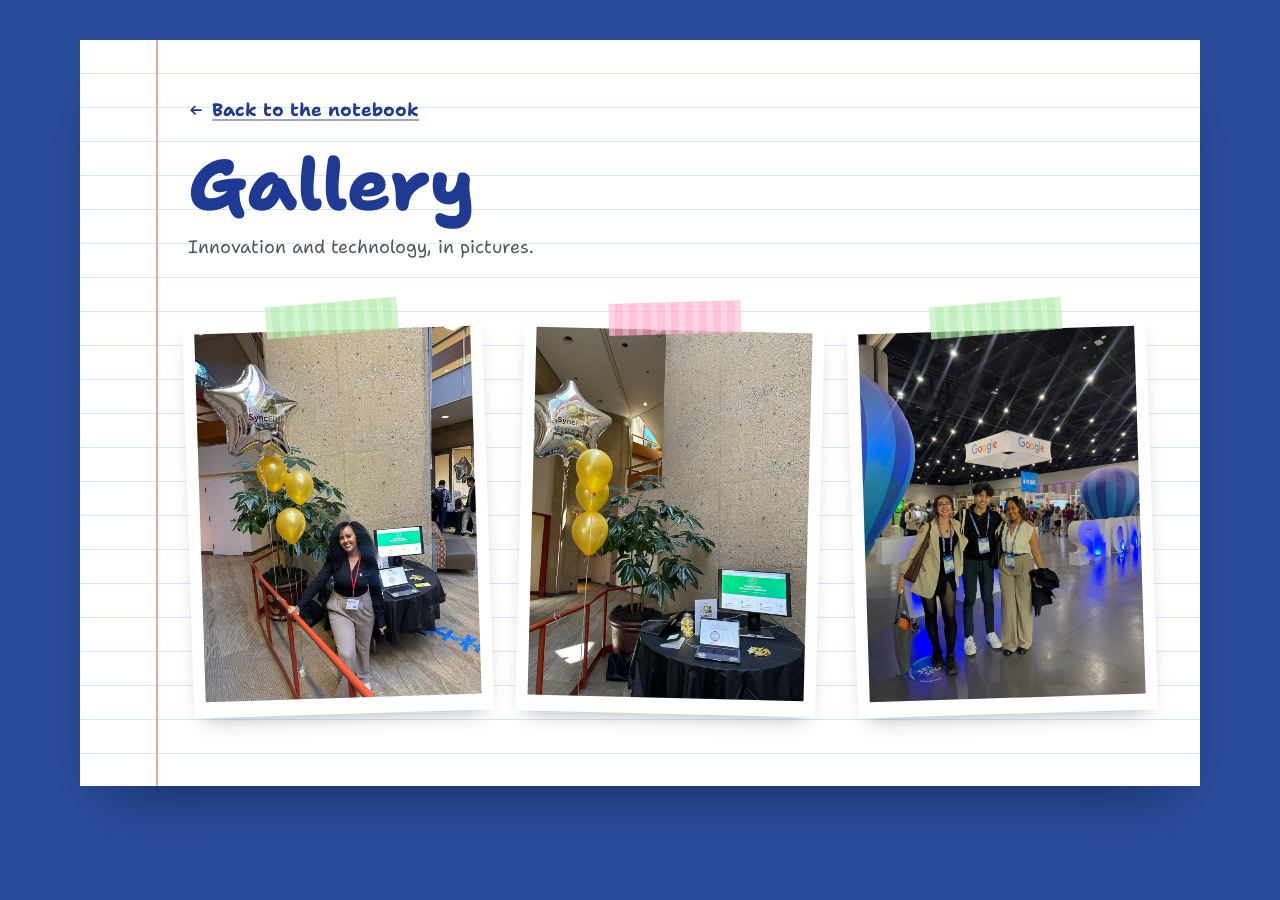
<file: gallery.html>
<!DOCTYPE html>
<html lang="en">
<head>
    <meta charset="UTF-8">
    <meta name="viewport" content="width=device-width, initial-scale=1.0">
    <title>Gallery — Meheret Abebe</title>
    <meta name="description" content="Photos from Meheret Abebe's work in innovation and technology.">
    <meta name="theme-color" content="#2b4c9b">
    <link rel="preconnect" href="https://fonts.googleapis.com">
    <link rel="preconnect" href="https://fonts.gstatic.com" crossorigin>
    <link href="https://fonts.googleapis.com/css2?family=Shantell+Sans:ital,wght@0,300..800;1,300..800&display=swap" rel="stylesheet">
    <link rel="stylesheet" href="styles.css">
</head>
<body>
    <svg class="sprite" aria-hidden="true" focusable="false">
        <symbol id="i-arrow" viewBox="0 0 16 16"><path d="M4.5 11.5 11 5M6 4.6c1.8.2 3.6.1 5.3-.1.2 1.8.3 3.5.1 5.3" fill="none" stroke="currentColor" stroke-width="1.7" stroke-linecap="round" stroke-linejoin="round"/></symbol>
    </svg>

    <main class="page gallery-page">
        <header class="gallery-head">
            <a class="gallery-back" href="index.html#me"><svg class="icon" aria-hidden="true"><use href="#i-arrow"/></svg> Back to the notebook</a>
            <h1>Gallery</h1>
            <p>Innovation and technology, in pictures.</p>
        </header>
        <div class="gallery-grid">
            <figure class="photo tape tilt-l">
                <img src="img/gallery-1.jpg" width="1400" height="1050" alt="Meheret Abebe at a demo table with balloons and a monitor">
            </figure>
            <figure class="photo tape tilt-r">
                <img src="img/gallery-2.jpg" width="1400" height="1050" alt="Demo table with a monitor, laptop and balloons">
            </figure>
            <figure class="photo tape tilt-l">
                <img src="img/gallery-3.jpg" width="1400" height="1050" alt="Meheret Abebe with two others in a conference expo hall">
            </figure>
        </div>
    </main>
</body>
</html>
</file>
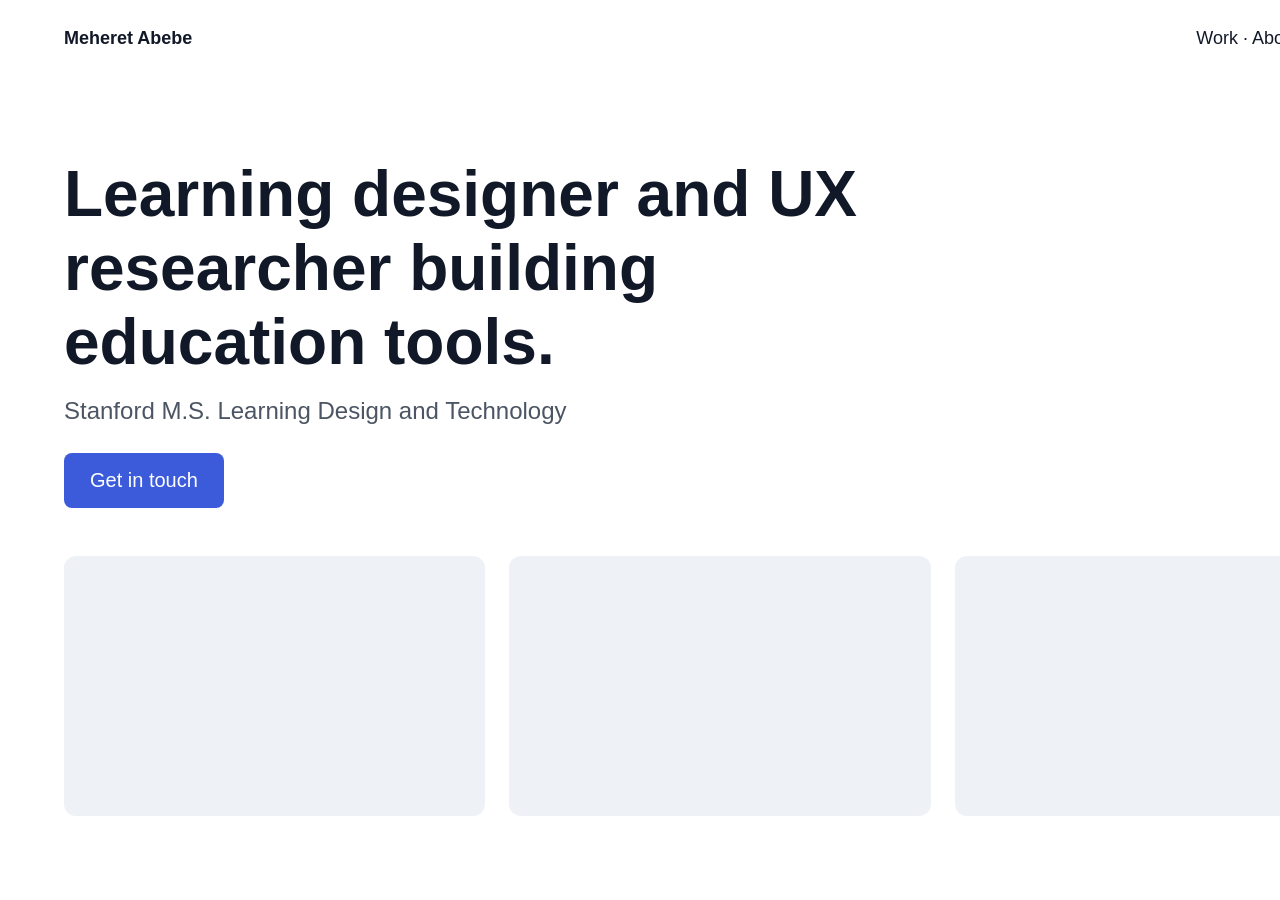
<file: .impeccable/mocks/decision/canon.html>
<!doctype html><html><head><meta charset="utf-8"><style>
body{margin:0;width:1440px;height:900px;background:#fff;font-family:Helvetica,Arial,sans-serif;color:#111827}
nav{display:flex;justify-content:space-between;padding:28px 64px;font-size:18px}
.hero{padding:80px 64px 48px}h1{font-size:64px;margin:0;max-width:900px}.sub{font-size:24px;color:#4b5563;margin-top:18px}
.btn{display:inline-block;margin-top:28px;background:#3b5bdb;color:#fff;padding:16px 26px;font-size:20px;border-radius:8px}
.grid{display:grid;grid-template-columns:1fr 1fr 1fr;gap:24px;padding:0 64px}.t{height:260px;background:#eef1f6;border-radius:12px}
</style></head><body><nav><b>Meheret Abebe</b><span>Work · About · Contact</span></nav>
<div class="hero"><h1>Learning designer and UX researcher building education tools.</h1><div class="sub">Stanford M.S. Learning Design and Technology</div><div class="btn">Get in touch</div></div>
<div class="grid"><div class="t"></div><div class="t"></div><div class="t"></div></div></body></html>
</file>
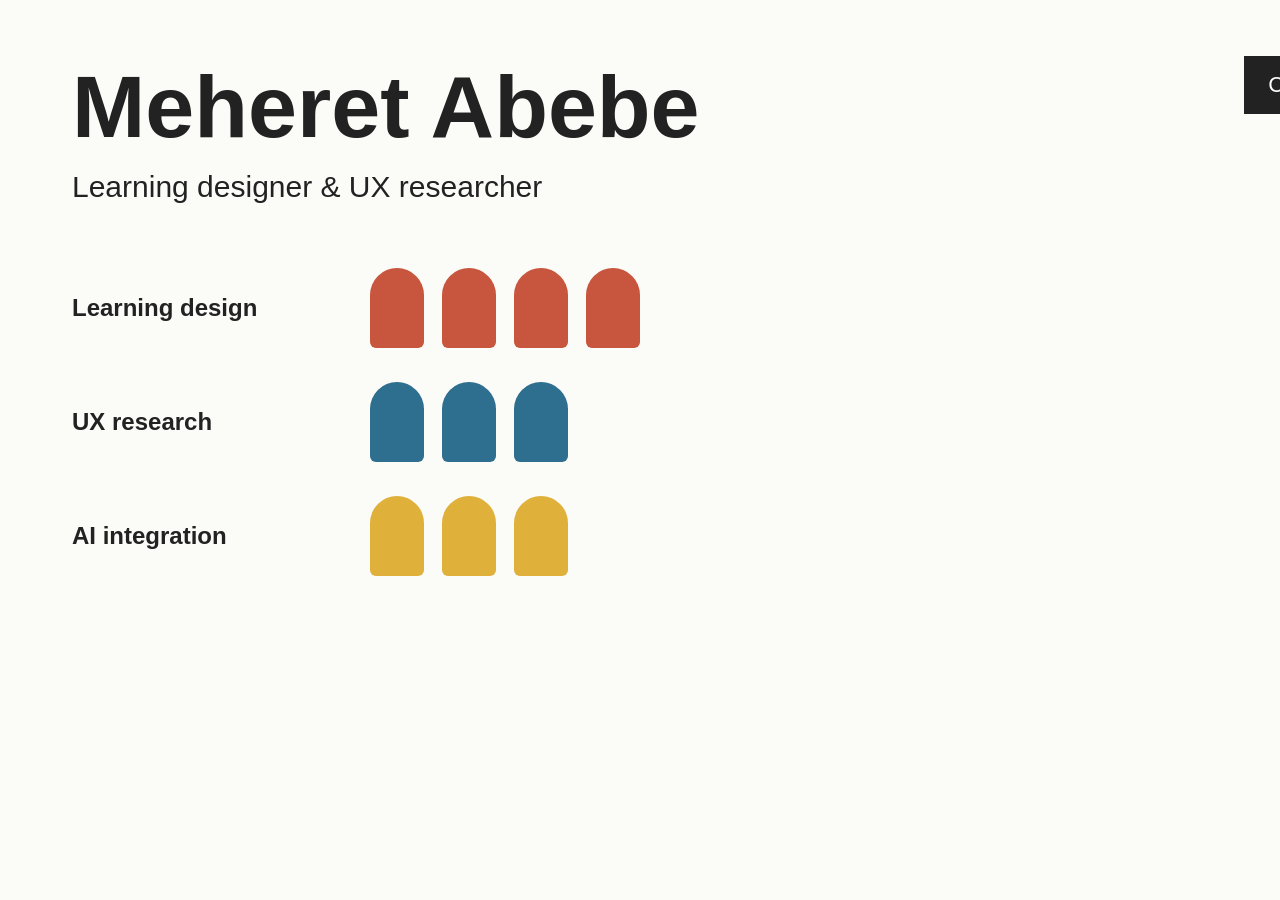
<file: .impeccable/mocks/decision/grounded-isotype.html>
<!doctype html><html><head><meta charset="utf-8"><style>
body{margin:0;width:1440px;height:900px;background:#fbfbf8;font-family:Helvetica,Arial,sans-serif;color:#222;overflow:hidden}
header{display:flex;justify-content:space-between;padding:56px 72px 0}h1{font-size:88px;margin:0}.r{font-size:30px;margin-top:12px}
.c{background:#222;color:#fbfbf8;padding:16px 24px;font-size:22px;align-self:flex-start}
.rows{padding:64px 72px}.row{display:flex;align-items:center;gap:18px;margin-bottom:34px}.lab{width:280px;font-size:24px;font-weight:700}
.f{width:54px;height:80px;border-radius:27px 27px 6px 6px}
</style></head><body><header><div><h1>Meheret Abebe</h1><div class="r">Learning designer &amp; UX researcher</div></div><div class="c">Contact</div></header>
<div class="rows"><div class="row"><div class="lab">Learning design</div><div class="f" style="background:#c8553d"></div><div class="f" style="background:#c8553d"></div><div class="f" style="background:#c8553d"></div><div class="f" style="background:#c8553d"></div></div>
<div class="row"><div class="lab">UX research</div><div class="f" style="background:#2e6e8e"></div><div class="f" style="background:#2e6e8e"></div><div class="f" style="background:#2e6e8e"></div></div>
<div class="row"><div class="lab">AI integration</div><div class="f" style="background:#e0b13a"></div><div class="f" style="background:#e0b13a"></div><div class="f" style="background:#e0b13a"></div></div></div></body></html>
</file>
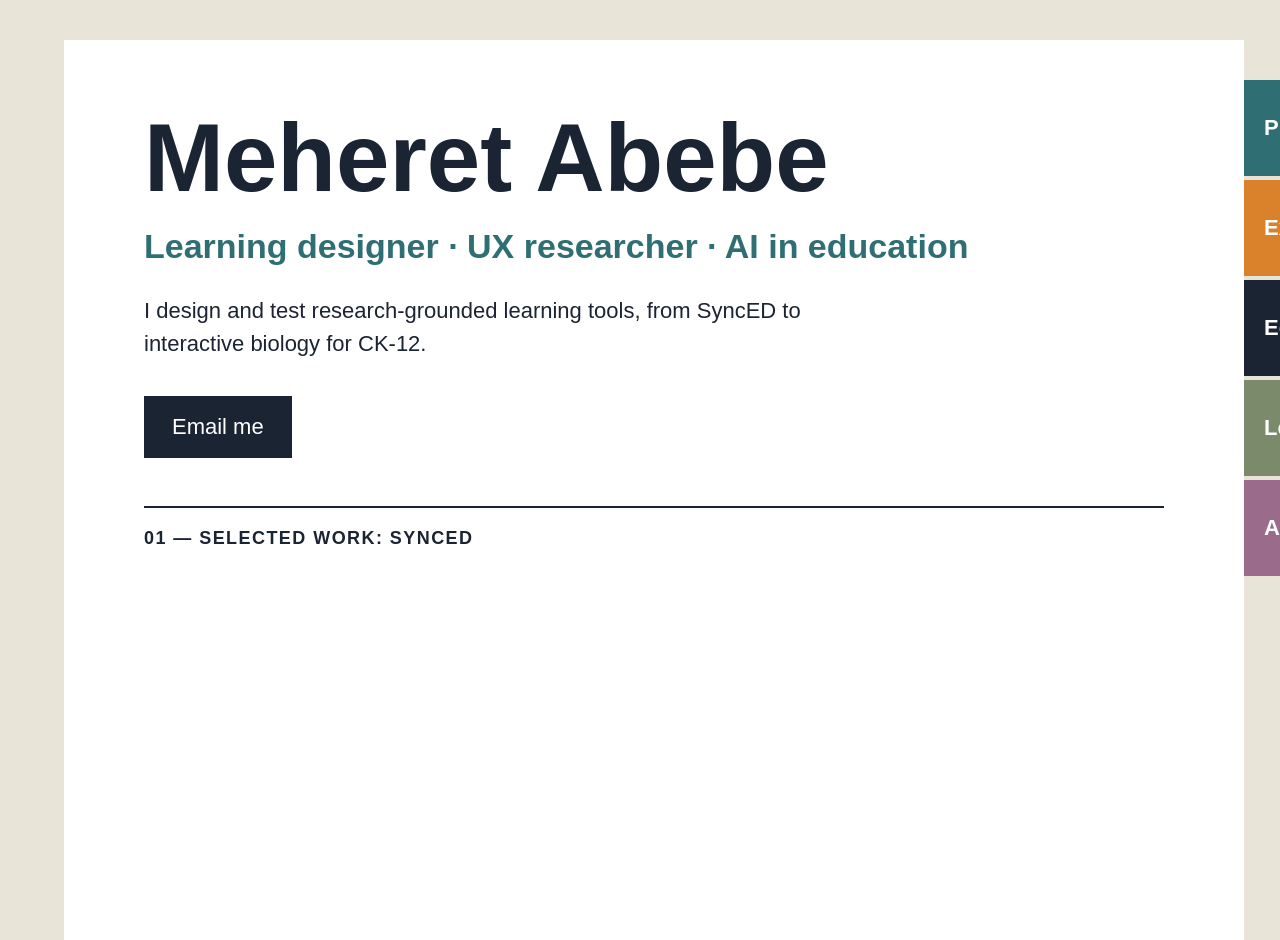
<file: .impeccable/mocks/decision/grounded-reader.html>
<!doctype html><html><head><meta charset="utf-8"><style>
body{margin:0;width:1440px;height:900px;background:#e9e4d8;font-family:Helvetica,Arial,sans-serif;color:#1b2433;overflow:hidden;position:relative}
.sheet{position:absolute;left:64px;top:40px;width:1180px;height:900px;background:#fff;padding:72px 80px;box-sizing:border-box}
h1{font-size:96px;margin:0;line-height:.95}.r{font-size:34px;margin-top:24px;color:#2f6f73;font-weight:600}
.lead{font-size:22px;line-height:1.5;max-width:720px;margin-top:28px}
.btn{display:inline-block;margin-top:36px;background:#1b2433;color:#fff;padding:18px 28px;font-size:22px}
.tab{position:absolute;left:1244px;width:150px;height:96px;font-size:22px;font-weight:700;display:flex;align-items:center;padding-left:20px;color:#fff}
hr{border:0;border-top:2px solid #1b2433;margin:48px 0 20px}.k{font-size:18px;font-weight:700;letter-spacing:.08em}
</style></head><body><div class="sheet"><h1>Meheret Abebe</h1><div class="r">Learning designer · UX researcher · AI in education</div><div class="lead">I design and test research-grounded learning tools, from SyncED to interactive biology for CK-12.</div><div class="btn">Email me</div><hr><div class="k">01 — SELECTED WORK: SYNCED</div></div>
<div class="tab" style="top:80px;background:#2f6f73">Projects</div><div class="tab" style="top:180px;background:#d9822b">Experience</div><div class="tab" style="top:280px;background:#1b2433">Education</div><div class="tab" style="top:380px;background:#7a8a6a">Leadership</div><div class="tab" style="top:480px;background:#9a6b8a">About</div>
</body></html>
</file>
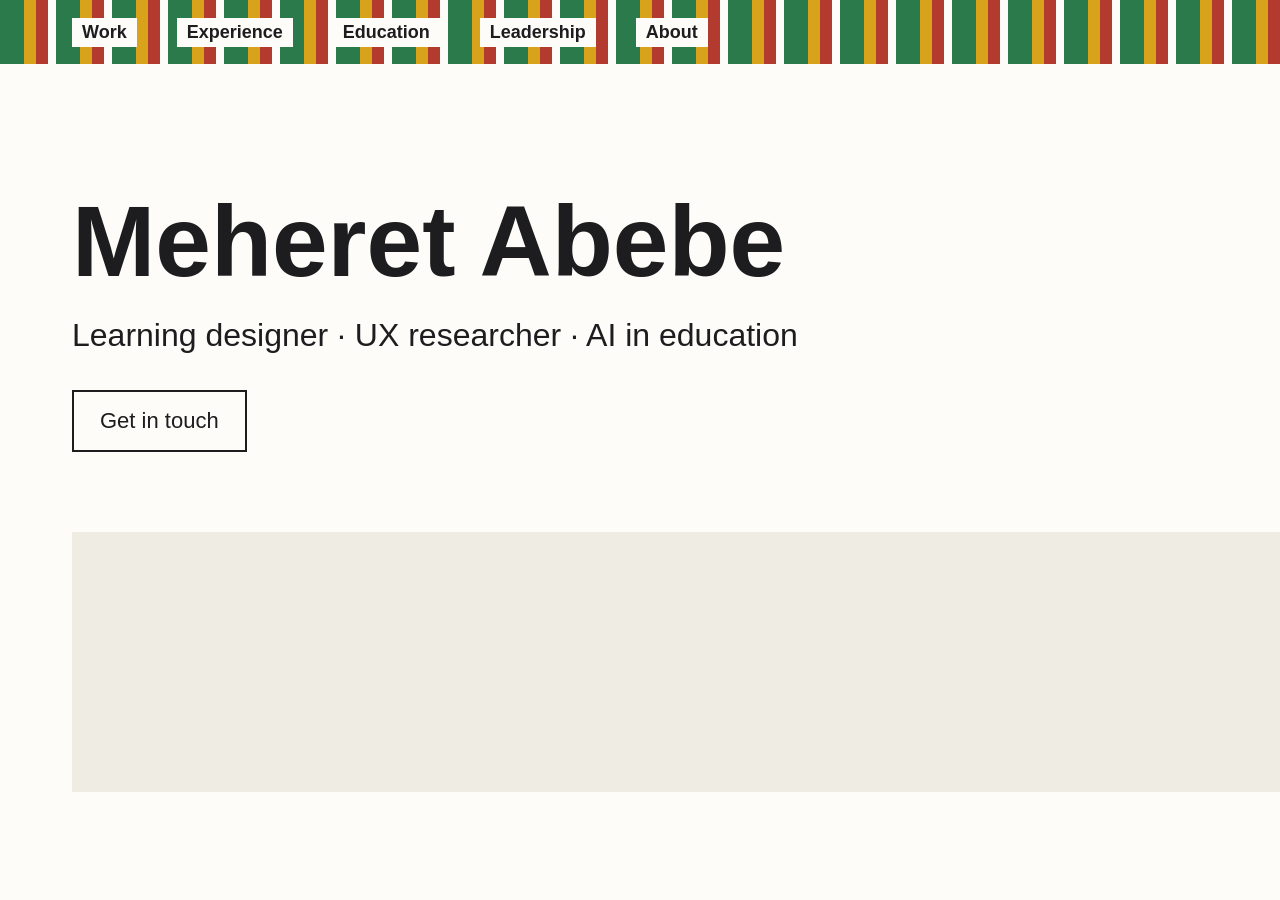
<file: .impeccable/mocks/decision/grounded-tibeb.html>
<!doctype html><html><head><meta charset="utf-8"><style>
body{margin:0;width:1440px;height:900px;background:#fdfcf9;font-family:Helvetica,Arial,sans-serif;color:#1d1d1f;overflow:hidden}
.band{height:64px;background:repeating-linear-gradient(90deg,#2a7a4b 0 24px,#d9a21b 24px 36px,#b23a2e 36px 48px,#fdfcf9 48px 56px);display:flex;gap:40px;align-items:center;padding-left:72px}
.band span{background:#fdfcf9;padding:4px 10px;font-size:18px;font-weight:700}
.h{padding:120px 72px 0}h1{font-size:100px;margin:0}.r{font-size:32px;margin-top:18px}.btn{display:inline-block;margin-top:36px;border:2px solid #1d1d1f;padding:16px 26px;font-size:22px}
.w{margin:80px 72px 0;height:260px;background:#efece4}
</style></head><body><div class="band"><span>Work</span><span>Experience</span><span>Education</span><span>Leadership</span><span>About</span></div>
<div class="h"><h1>Meheret Abebe</h1><div class="r">Learning designer · UX researcher · AI in education</div><div class="btn">Get in touch</div></div><div class="w"></div></body></html>
</file>
<file: styles.css>
/* Meheret's notebook: ruled paper on a blue cover, ballpoint ink, highlighters, washi tape.
   Base styles are the stacked "list" reading; .zoom turns the page into one big canvas
   that script.js moves a camera across. */

:root {
    --cover: #2b4c9b;
    --cover-deep: #213c7d;
    --paper: #fffffd;
    --rule: #d9e6f6;
    --margin: #f2a7a7;
    --ink: #1f3a93;
    --graphite: #2b2b31;
    --graphite-2: #54545d;
    --pen-pink: #b8336a;

    --hl-yellow: #ffe45c;
    --hl-pink: #ff9ec7;
    --hl-green: #a6e8a0;
    --hl-blue: #9fd9ff;
    --sticky: #fff1a1;
    --tape: rgba(255, 158, 199, 0.62);
    --tape-alt: rgba(166, 232, 160, 0.66);

    --hand: "Shantell Sans", "Comic Neue", "Segoe Print", "Bradley Hand", cursive;
    --wobbly: 255px 18px 225px 16px / 16px 225px 18px 255px;
    --lift: 0 10px 22px -12px rgba(20, 30, 60, 0.45);
    --ease-out: cubic-bezier(0.16, 1, 0.3, 1);
}

*,
*::before,
*::after {
    box-sizing: border-box;
}

html {
    scroll-behavior: smooth;
    scrollbar-color: var(--ink) var(--cover-deep);
    -webkit-text-size-adjust: 100%;
}

@media (prefers-reduced-motion: reduce) {
    html {
        scroll-behavior: auto;
    }
}

body {
    margin: 0;
    background: var(--cover);
    color: var(--graphite);
    font-family: var(--hand);
    font-size: 1.125rem;
    line-height: 1.6;
    -webkit-font-smoothing: antialiased;
}

::selection {
    background: var(--hl-yellow);
    color: var(--graphite);
}

img {
    display: block;
    max-width: 100%;
    height: auto;
}

h1,
h2,
h3,
h4 {
    margin: 0;
    font-weight: 700;
    line-height: 1.12;
    text-wrap: balance;
}

p,
ul,
figure,
blockquote {
    margin: 0;
}

a {
    color: var(--ink);
    text-decoration-thickness: 2px;
    text-underline-offset: 0.18em;
    text-decoration-color: color-mix(in srgb, var(--ink) 45%, transparent);
}

a:hover {
    text-decoration-color: var(--ink);
}

a:focus-visible,
button:focus-visible {
    outline: 3px solid var(--ink);
    outline-offset: 4px;
    border-radius: 6px;
}

.sprite {
    display: none;
}

.icon {
    width: 0.9em;
    height: 0.9em;
    flex: none;
    vertical-align: -0.1em;
}

.skip-link {
    position: absolute;
    left: 16px;
    top: -100px;
    z-index: 30;
    background: var(--paper);
    color: var(--ink);
    padding: 10px 16px;
    font-weight: 700;
    border-radius: var(--wobbly);
}

.skip-link:focus {
    top: 16px;
}

/* ---------- Highlighter, notes, tape ---------- */

.hl {
    color: inherit;
    padding: 0 0.22em;
    margin: 0 -0.08em;
    background: linear-gradient(100deg, transparent 0.25em, var(--c) 0.4em, var(--c) calc(100% - 0.35em), transparent calc(100% - 0.15em)) 0 62% / 100% 74% no-repeat;
    -webkit-box-decoration-break: clone;
    box-decoration-break: clone;
}

.hl-yellow { --c: var(--hl-yellow); }
.hl-pink { --c: var(--hl-pink); }
.hl-green { --c: var(--hl-green); }

.sticky {
    background: var(--sticky);
    padding: 22px 26px 26px;
    box-shadow: var(--lift);
    transform: rotate(-1.6deg);
    font-size: 1.1875rem;
    line-height: 1.5;
}

.photo {
    position: relative;
    background: #fff;
    padding: 12px 12px 16px;
    box-shadow: var(--lift);
}

.tape::before {
    content: "";
    position: absolute;
    top: -16px;
    left: 50%;
    width: 132px;
    height: 32px;
    transform: translateX(-50%) rotate(-3deg);
    background:
        repeating-linear-gradient(90deg, rgba(255, 255, 255, 0.28) 0 6px, transparent 6px 14px),
        var(--tape);
}

.tilt-r { transform: rotate(1.4deg); }
.tilt-l { transform: rotate(-1.8deg); }
.tilt-l.tape::before { background: repeating-linear-gradient(90deg, rgba(255, 255, 255, 0.28) 0 6px, transparent 6px 14px), var(--tape-alt); }

/* ---------- Sketches ---------- */

.sketch svg {
    display: block;
    width: 100%;
    height: auto;
    overflow: visible;
}

.sk {
    fill: none;
    stroke: var(--ink);
    stroke-width: 2.4;
    stroke-linecap: round;
    stroke-linejoin: round;
}

.sk-note {
    font-family: var(--hand);
    font-size: 17px;
    font-weight: 500;
    fill: var(--graphite-2);
}

.trail {
    fill: none;
    stroke: var(--ink);
    stroke-width: 2.4;
    stroke-dasharray: 8 10;
    stroke-linecap: round;
    opacity: 0.6;
}

/* ---------- Top bar ---------- */

.bar {
    position: sticky;
    top: 0;
    z-index: 20;
    display: flex;
    align-items: center;
    gap: 20px;
    padding: 10px 20px 24px;
    filter: drop-shadow(0 3px 4px rgba(10, 20, 50, 0.3));
}

/* The bar's paper, with a ragged edge and torn semicircle notches along the bottom like a page ripped
   from a notepad; on its own layer so the shadow above outlines each tear */
.bar::before {
    content: "";
    position: absolute;
    inset: 0;
    z-index: -1;
    background: var(--paper);
    -webkit-mask:
        linear-gradient(#000, #000) top / 100% calc(100% - 25px) no-repeat,
        url("data:image/svg+xml,%3Csvg xmlns='http://www.w3.org/2000/svg' viewBox='0 0 180 26' preserveAspectRatio='none'%3E%3Cpath d='M180 0 L0 0 L0 22.5 L3.0 22.7 L7.0 23.3 L8.3 23.8 L8.3 23.8 L9.2 21.8 L9.7 19.5 L11.4 17.9 L13.7 17.4 L15.5 15.6 L17.9 15.4 L20.1 16.0 L22.3 16.8 L23.9 18.4 L25.3 20.1 L27.0 21.6 L27.2 23.8 L27.6 23.8 L30.5 22.6 L34.1 23.4 L37.9 23.0 L41.7 23.0 L44.5 23.8 L44.9 23.8 L44.9 21.5 L46.1 19.6 L47.9 18.1 L49.8 17.0 L52.1 16.7 L54.2 16.6 L56.3 16.7 L58.2 17.7 L60.5 18.1 L61.7 20.0 L63.3 21.6 L63.5 23.8 L64.5 23.8 L66.4 22.0 L71.2 22.6 L76.1 22.4 L78.8 22.9 L80.6 23.8 L81.5 23.8 L82.4 21.7 L83.3 19.7 L84.5 17.5 L86.6 16.4 L89.1 16.4 L91.3 16.0 L93.5 16.4 L95.5 17.2 L97.9 17.6 L99.1 19.8 L100.7 21.5 L101.3 23.7 L101.2 23.8 L104.4 23.0 L107.2 22.5 L110.3 22.1 L115.2 23.3 L115.9 23.8 L115.5 23.6 L117.0 21.7 L118.0 19.7 L119.3 17.7 L121.4 16.6 L123.7 16.5 L125.9 15.2 L128.1 16.4 L130.2 17.0 L132.5 17.7 L133.7 19.7 L134.9 21.7 L135.4 23.8 L135.6 23.8 L139.2 22.9 L142.7 22.5 L147.6 22.6 L151.5 23.5 L152.3 23.8 L152.6 23.8 L152.5 21.4 L153.8 19.5 L155.9 18.4 L157.8 17.3 L159.7 15.9 L162.0 15.4 L164.2 16.5 L166.6 16.4 L168.6 17.8 L170.0 19.6 L171.0 21.7 L171.4 23.8 L171.6 23.8 L177.0 22.0 L180 22.5 Z' fill='black'/%3E%3C/svg%3E") left bottom / 180px 26px repeat-x;
    mask:
        linear-gradient(#000, #000) top / 100% calc(100% - 25px) no-repeat,
        url("data:image/svg+xml,%3Csvg xmlns='http://www.w3.org/2000/svg' viewBox='0 0 180 26' preserveAspectRatio='none'%3E%3Cpath d='M180 0 L0 0 L0 22.5 L3.0 22.7 L7.0 23.3 L8.3 23.8 L8.3 23.8 L9.2 21.8 L9.7 19.5 L11.4 17.9 L13.7 17.4 L15.5 15.6 L17.9 15.4 L20.1 16.0 L22.3 16.8 L23.9 18.4 L25.3 20.1 L27.0 21.6 L27.2 23.8 L27.6 23.8 L30.5 22.6 L34.1 23.4 L37.9 23.0 L41.7 23.0 L44.5 23.8 L44.9 23.8 L44.9 21.5 L46.1 19.6 L47.9 18.1 L49.8 17.0 L52.1 16.7 L54.2 16.6 L56.3 16.7 L58.2 17.7 L60.5 18.1 L61.7 20.0 L63.3 21.6 L63.5 23.8 L64.5 23.8 L66.4 22.0 L71.2 22.6 L76.1 22.4 L78.8 22.9 L80.6 23.8 L81.5 23.8 L82.4 21.7 L83.3 19.7 L84.5 17.5 L86.6 16.4 L89.1 16.4 L91.3 16.0 L93.5 16.4 L95.5 17.2 L97.9 17.6 L99.1 19.8 L100.7 21.5 L101.3 23.7 L101.2 23.8 L104.4 23.0 L107.2 22.5 L110.3 22.1 L115.2 23.3 L115.9 23.8 L115.5 23.6 L117.0 21.7 L118.0 19.7 L119.3 17.7 L121.4 16.6 L123.7 16.5 L125.9 15.2 L128.1 16.4 L130.2 17.0 L132.5 17.7 L133.7 19.7 L134.9 21.7 L135.4 23.8 L135.6 23.8 L139.2 22.9 L142.7 22.5 L147.6 22.6 L151.5 23.5 L152.3 23.8 L152.6 23.8 L152.5 21.4 L153.8 19.5 L155.9 18.4 L157.8 17.3 L159.7 15.9 L162.0 15.4 L164.2 16.5 L166.6 16.4 L168.6 17.8 L170.0 19.6 L171.0 21.7 L171.4 23.8 L171.6 23.8 L177.0 22.0 L180 22.5 Z' fill='black'/%3E%3C/svg%3E") left bottom / 180px 26px repeat-x;
}

/* The bar's own box is transparent, so its contents carry the paper too */
.bar-home,
.strip,
.bar-mode {
    background-color: var(--paper);
}

.bar-home {
    flex: none;
    font-weight: 800;
    font-size: 1.0625rem;
    color: var(--ink);
    text-decoration: none;
}

.strip {
    flex: 1;
    min-width: 0;
    overflow-x: auto;
    scrollbar-width: none;
}

.strip::-webkit-scrollbar {
    display: none;
}

.strip ol {
    list-style: none;
    margin: 0;
    padding: 4px 2px;
    display: flex;
    gap: 4px;
    width: max-content;
}

.strip a {
    display: block;
    padding: 4px 11px;
    font-size: 0.9375rem;
    font-weight: 500;
    color: var(--graphite-2);
    text-decoration: none;
    border-radius: var(--wobbly);
    transition: background-color 0.3s var(--ease-out), color 0.3s var(--ease-out);
}

.strip a:hover {
    color: var(--ink);
    background: color-mix(in srgb, var(--hl-blue) 45%, transparent);
}

.strip a[aria-current="true"] {
    color: var(--graphite);
    font-weight: 700;
    background: var(--hl-yellow);
}

.bar-mode {
    flex: none;
    font: inherit;
    font-size: 0.9375rem;
    font-weight: 600;
    color: var(--ink);
    background: transparent;
    border: 2px solid var(--ink);
    border-radius: var(--wobbly);
    padding: 5px 14px;
    cursor: pointer;
}

.bar-mode:hover {
    background: var(--hl-blue);
}

/* ---------- Page (list reading) ---------- */

.page {
    position: relative;
    max-width: 1120px;
    margin: 40px auto 80px;
    padding: 56px 48px 72px 108px;
    background-color: var(--paper);
    background-image:
        linear-gradient(90deg, transparent 76px, var(--margin) 76px, var(--margin) 78px, transparent 78px),
        repeating-linear-gradient(180deg, transparent 0 33px, var(--rule) 33px 34px);
    box-shadow: 0 30px 60px -30px rgba(5, 15, 40, 0.6);
    display: grid;
    gap: 120px;
}

.route {
    display: none;
}

.spot {
    position: relative;
    scroll-margin-top: 80px;
}

.spot + .spot::before {
    content: "";
    position: absolute;
    top: -62px;
    left: 0;
    right: 0;
    border-top: 3px dashed color-mix(in srgb, var(--ink) 35%, transparent);
}

/* Cover */

.cover {
    display: grid;
    grid-template-columns: minmax(0, 1.5fr) minmax(0, 1fr);
    gap: 56px;
    align-items: center;
}

.cover h1 {
    font-size: clamp(3.25rem, 8vw, 6rem);
    font-weight: 800;
    letter-spacing: -0.02em;
    line-height: 0.98;
    color: var(--ink);
}

.roles {
    display: flex;
    flex-wrap: wrap;
    gap: 6px 14px;
    margin-top: 22px;
    font-size: clamp(1.25rem, 2.2vw, 1.75rem);
    font-weight: 700;
}

.cover-lead {
    margin-top: 22px;
    max-width: 38em;
    font-size: 1.1875rem;
}

.cover-actions {
    display: flex;
    flex-wrap: wrap;
    gap: 14px;
    margin-top: 30px;
}

.btn {
    display: inline-flex;
    align-items: center;
    gap: 10px;
    min-height: 54px;
    padding: 0 28px;
    font-weight: 700;
    font-size: 1.125rem;
    text-decoration: none;
    border: 3px solid var(--ink);
    border-radius: var(--wobbly);
    transition: transform 0.35s var(--ease-out), background-color 0.25s var(--ease-out);
}

.btn:hover {
    transform: rotate(-1.5deg) scale(1.03);
}

.btn-ink {
    background: var(--ink);
    color: var(--paper);
}

.btn-line {
    background: var(--paper);
    color: var(--ink);
}

.btn-line:hover {
    background: var(--hl-yellow);
}

.cover-facts {
    margin-top: 26px;
    font-size: 1rem;
    color: var(--graphite-2);
}

.hint {
    display: none;
}

.cover-photo {
    max-width: 420px;
    justify-self: center;
}

/* Chapters */

.chapter {
    display: grid;
    grid-template-columns: minmax(0, 360px) minmax(0, 1fr);
    gap: 56px;
    align-items: start;
}

.ch-side {
    display: grid;
    gap: 28px;
}

.chapter h2 {
    font-size: clamp(2.25rem, 4.6vw, 3.25rem);
    font-weight: 800;
    color: var(--ink);
    letter-spacing: -0.01em;
}

.ch-n {
    color: var(--ink);
    padding: 0 0.12em;
    background: linear-gradient(100deg, transparent 0.06em, var(--hl-pink) 0.14em, var(--hl-pink) calc(100% - 0.1em), transparent) 0 70% / 100% 55% no-repeat;
}

.ch-when {
    margin-top: -16px;
    font-size: 1.0625rem;
    color: var(--graphite-2);
}

.sketch {
    max-width: 400px;
}

.ch-main {
    display: grid;
    gap: 44px;
    min-width: 0;
}

.story {
    font-size: 1.1875rem;
    max-width: 62ch;
}

.entry h3 {
    font-size: 1.75rem;
    line-height: 1.3;
    color: var(--ink);
}

.entry h3 a {
    color: inherit;
}

/* Company, school, dates and GPA in pink pen so they stand out from the description */
.meta {
    margin-top: 6px;
    color: var(--pen-pink);
    font-size: 1.0625rem;
    font-weight: 600;
}

.meta a {
    color: inherit;
    text-decoration-color: color-mix(in srgb, var(--pen-pink) 45%, transparent);
}

.meta a:hover {
    text-decoration-color: var(--pen-pink);
}

.meta b,
.notes b {
    font-weight: 800;
    font-variant-numeric: tabular-nums;
}

.entry > p:not(.meta):not(.tags):not(.links) {
    margin-top: 14px;
    max-width: 62ch;
}

.notes {
    list-style: none;
    padding: 0;
    margin-top: 14px;
    display: grid;
    gap: 7px;
}

.notes li {
    position: relative;
    padding-left: 30px;
    max-width: 62ch;
}

.notes li::before {
    content: "";
    position: absolute;
    left: 2px;
    top: 0.78em;
    width: 16px;
    height: 3px;
    border-radius: 3px;
    background: var(--ink);
    transform: rotate(-6deg);
}

.tags {
    margin-top: 16px;
    font-size: 0.9375rem;
    font-weight: 600;
    color: var(--graphite-2);
}

.links {
    display: flex;
    flex-wrap: wrap;
    gap: 10px 26px;
    margin-top: 16px;
    font-weight: 700;
}

.links a {
    display: inline-flex;
    align-items: center;
    gap: 6px;
}

.pending {
    color: var(--graphite-2);
    font-weight: 500;
}

.project .shot {
    margin: 10px 0 26px;
    max-width: 620px;
}

.courses,
.toolkit-cols {
    display: grid;
    grid-template-columns: repeat(3, minmax(0, 1fr));
    gap: 24px;
    margin-top: 18px;
}

.courses h4,
.toolkit-cols h4,
.thesis-note h4 {
    line-height: 1.35;
}

.courses h4,
.toolkit-cols h4 {
    font-size: 1.0625rem;
    color: var(--ink);
    margin-bottom: 6px;
}

/* Coursework: hand-drawn bullets, one marker per column */
.courses ul {
    gap: 7px;
}

.courses li {
    position: relative;
    padding-left: 28px;
}

.courses li::before {
    content: "";
    position: absolute;
    left: 0;
    top: 0.18em;
    width: 20px;
    height: 20px;
    background: url("data:image/svg+xml,%3Csvg xmlns='http://www.w3.org/2000/svg' viewBox='0 0 24 24'%3E%3Cpath d='M12 2.5l2.6 6.2 6.6.5-5 4.3 1.6 6.5L12 16.6 6.2 20l1.6-6.5-5-4.3 6.6-.5z' fill='%23ffe45c' stroke='%231f3a93' stroke-width='1.8' stroke-linejoin='round'/%3E%3C/svg%3E") center / contain no-repeat;
    transform: rotate(-8deg);
}

.courses > div:nth-child(2) li::before {
    background-image: url("data:image/svg+xml,%3Csvg xmlns='http://www.w3.org/2000/svg' viewBox='0 0 24 24'%3E%3Cpath d='M4 5.5c5-.6 10-.5 15 .2.4 4.6.3 9.2-.2 13.8-5 .3-10 .2-14.8-.3-.5-4.6-.4-9.1 0-13.7z' fill='%23ff9ec7' stroke='%231f3a93' stroke-width='1.8' stroke-linejoin='round'/%3E%3Cpath d='M7.5 12.5l3 3 6-7.5' fill='none' stroke='%231f3a93' stroke-width='2.2' stroke-linecap='round' stroke-linejoin='round'/%3E%3C/svg%3E");
    transform: rotate(4deg);
}

.courses > div:nth-child(3) li::before {
    background-image: url("data:image/svg+xml,%3Csvg xmlns='http://www.w3.org/2000/svg' viewBox='0 0 24 24'%3E%3Cpath d='M12 2c.9 4.6 2.5 6.6 7.5 8-5 1.4-6.6 3.4-7.5 8-.9-4.6-2.5-6.6-7.5-8 5-1.4 6.6-3.4 7.5-8z' fill='%23a6e8a0' stroke='%231f3a93' stroke-width='1.8' stroke-linejoin='round'/%3E%3Ccircle cx='20' cy='19.5' r='1.6' fill='%231f3a93'/%3E%3C/svg%3E");
    transform: rotate(-4deg);
}

.courses li:nth-child(even)::before {
    rotate: 10deg;
}

.courses ul,
.toolkit-cols ul,
.interests ul {
    list-style: none;
    padding: 0;
    display: grid;
    gap: 4px;
    font-size: 1rem;
}

.mission p {
    font-size: clamp(1.625rem, 3vw, 2.25rem);
    font-weight: 700;
    line-height: 1.32;
    color: var(--ink);
    text-wrap: balance;
}

.toolkit h3,
.interests h3 {
    font-size: 1.5rem;
}

.interests ul {
    display: flex;
    flex-wrap: wrap;
    gap: 10px 32px;
    margin-top: 12px;
    font-size: 1.0625rem;
    font-weight: 600;
}

/* Under the About heading: a short stacked list */
.ch-side .interests ul {
    flex-direction: column;
    gap: 8px;
}

.zoom .ch-side .interests h3 {
    font-size: 32px;
}

.zoom .ch-side .interests ul {
    font-size: 24px;
}

.illo {
    max-width: 440px;
}

/* Experience: newest role beside the header, the rest zigzag across the full width */
.role {
    display: grid;
    grid-template-columns: 160px minmax(0, 1fr);
    gap: 36px;
    align-items: start;
}

.role-zigzag {
    grid-column: 1 / -1;
    position: relative;
    display: flex;
    flex-direction: column;
    gap: 72px;
    margin-top: 56px;
}

/* Dotted hops are laid over the gaps by script.js, from one role's last line to the next title */
.hop {
    position: absolute;
    left: 0;
    width: 100%;
    margin: 0;
    overflow: visible;
    pointer-events: none;
}

.hop path {
    fill: none;
    stroke: var(--ink);
    stroke-width: 4px;
    stroke-dasharray: 0.5 13;
    stroke-linecap: round;
    vector-effect: non-scaling-stroke;
    opacity: 0.55;
}

/* Roles whose doodle lives in the open space let their text take the full width */
#exp-cctech,
#exp-ck12,
#exp-craft,
#exp-teachfx,
#exp-lab,
#exp-nanofab {
    grid-template-columns: minmax(0, 1fr);
}

/* Each zigzag row: the role on one side, a doodle and what I learned in the open space */
.zig-row {
    display: flex;
    align-items: center;
    gap: 56px;
}

/* Same doodle-to-text gap as the other sections; bullets use the role's full width */
.zig-row .role .notes li,
.zig-row .role p {
    max-width: none;
}

.zig-row:nth-of-type(even) {
    flex-direction: row-reverse;
}

.zig-row .role {
    flex: 0 0 70%;
    min-width: 0;
}

.learned {
    flex: 1;
    min-width: 0;
    display: grid;
    gap: 14px;
    justify-items: center;
}

.learned-doodle {
    width: 100%;
    max-width: 220px;
}

.learned-note {
    font-size: 1rem;
    padding: 16px 18px 18px;
    transform: rotate(1.6deg);
}

.zig-row:nth-of-type(even) .learned-note {
    background: #ffd9e8;
    transform: rotate(-1.4deg);
}

.hex-r {
    font-size: 40px;
}


#experience {
    row-gap: 12px;
}


.portrait {
    max-width: 380px;
}

/* Experience: each role gets its own doodle and room to breathe */
.doodle {
    max-width: 230px;
    margin-bottom: 18px;
}

.exp .notes {
    gap: 10px;
    margin-top: 18px;
}

/* Wide chapters (Experience, Projects): header row on top, two columns of entries below */
.chapter-wide {
    grid-template-columns: minmax(0, 1fr);
}

.chapter-wide .ch-side {
    grid-template-columns: minmax(0, 340px) minmax(0, 1fr);
    grid-template-areas: "title title" "sketch note";
    align-items: center;
    gap: 28px 48px;
}

.chapter-wide .ch-side > .ch-title { grid-area: title; }
.chapter-wide .ch-side > .sketch { grid-area: sketch; }
.chapter-wide .ch-side > .sticky { grid-area: note; max-width: 420px; }

.chapter-wide .ch-when {
    margin-top: 12px;
}

.grid-2 {
    grid-template-columns: repeat(2, minmax(0, 1fr));
    gap: 56px 64px;
    align-items: start;
}

.project-sketch {
    max-width: 360px;
    margin-bottom: 18px;
}

.thesis-note {
    margin-top: 30px;
    transform: rotate(-0.6deg);
    font-size: 1.0625rem;
}

.masters-note {
    margin-top: 22px;
    transform: rotate(0.5deg);
}

.masters-note .links {
    margin-top: 12px;
}

/* Education: where technology, learning science and neuroscience meet */
.venn {
    margin-top: 80px;
}

.venn-label {
    font-weight: 700;
    fill: var(--ink);
    stroke: var(--paper);
    stroke-width: 5px;
    stroke-linejoin: round;
    paint-order: stroke;
}

.venn-note {
    background: #ffd9e8;
    transform: rotate(1.2deg);
}

.thesis-note h4 {
    font-size: 1.0625rem;
    color: var(--ink);
}

.thesis-title {
    margin: 4px 0 6px;
    font-style: italic;
    font-weight: 600;
}

.toolkit-cols h3 {
    font-size: 1.5rem;
    line-height: 1.3;
}

.toolkit-cols .notes {
    font-size: 1.125rem;
}

/* Contact */

.contact {
    display: grid;
    grid-template-columns: minmax(0, 340px) minmax(0, 1fr);
    gap: 56px;
    align-items: center;
}

.contact h2 {
    font-size: clamp(2.25rem, 4.6vw, 3.25rem);
    font-weight: 800;
    color: var(--ink);
}

.contact-lead {
    margin-top: 16px;
    max-width: 40em;
    font-size: 1.1875rem;
}

.contact-email {
    display: inline-block;
    margin-top: 24px;
    font-size: clamp(1.25rem, 3.4vw, 2.25rem);
    font-weight: 800;
    overflow-wrap: anywhere;
    background: linear-gradient(100deg, transparent 0.2em, var(--hl-yellow) 0.35em, var(--hl-yellow) calc(100% - 0.3em), transparent calc(100% - 0.1em)) 0 70% / 100% 60% no-repeat;
    text-decoration: none;
}

.contact-facts {
    margin-top: 16px;
    color: var(--graphite-2);
}

.colophon {
    margin-top: 40px;
    font-size: 0.9375rem;
    color: var(--graphite-2);
}

/* ---------- Zoom mode: one big canvas under a camera ---------- */

html.zoom {
    scroll-behavior: auto;
}

.zoom body {
    overflow-x: hidden;
}

.zoom .bar {
    position: fixed;
    left: 0;
    right: 0;
}

.zoom .stage {
    position: sticky;
    top: 0;
    height: 100vh;
    overflow: hidden;
}

.zoom .page {
    position: absolute;
    top: 0;
    left: 0;
    margin: 0;
    max-width: none;
    width: max-content;
    padding: 240px 240px 280px 280px;
    grid-template-columns: repeat(4, 1400px);
    gap: 300px 260px;
    align-items: start;
    background-image:
        linear-gradient(90deg, transparent 150px, var(--margin) 150px, var(--margin) 154px, transparent 154px),
        repeating-linear-gradient(180deg, transparent 0 39px, var(--rule) 39px 41px);
    transform-origin: 0 0;
    will-change: transform;
    font-size: 1.3125rem;
}

.zoom .route {
    display: block;
    position: absolute;
    inset: 0;
    width: 100%;
    height: 100%;
    pointer-events: none;
    overflow: visible;
}

.zoom .route path {
    fill: none;
    stroke: var(--ink);
    stroke-width: 16;
    stroke-dasharray: 44 36;
    stroke-linecap: round;
    opacity: 0.55;
}

.zoom .spot + .spot::before {
    display: none;
}

.map-labels {
    display: none;
}

.zoom .map-labels {
    display: block;
    position: absolute;
    inset: 0;
    pointer-events: none;
}

.map-label {
    position: absolute;
    transform: translate(-50%, -50%) rotate(-2deg);
    padding: 3px 14px;
    background: var(--hl-yellow);
    color: var(--ink);
    font-weight: 800;
    font-size: 1.125rem;
    white-space: nowrap;
    border-radius: var(--wobbly);
    box-shadow: 0 6px 14px -8px rgba(10, 20, 50, 0.5);
    opacity: 0;
    transition: opacity 0.3s var(--ease-out);
}

.map-label:nth-child(even) {
    background: var(--hl-pink);
    transform: translate(-50%, -50%) rotate(1.5deg);
}

.zoom.is-overview .map-label {
    opacity: 1;
}

/* On the map, the page's own headings give way to the readable labels */
.zoom .spot h2,
.zoom .ch-when {
    transition: opacity 0.3s var(--ease-out);
}

.zoom.is-overview .chapter h2,
.zoom.is-overview .contact h2,
.zoom.is-overview .ch-when {
    opacity: 0;
}

.zoom.is-overview .spot {
    cursor: zoom-in;
}

.zoom #cover { grid-area: 1 / 1 / 2 / 3; }
.zoom #about { grid-area: 1 / 3; }
.zoom #education { grid-area: 1 / 4; }
.zoom #experience { grid-area: 2 / 4; }
.zoom #projects { grid-area: 2 / 3 / 4 / 4; }
.zoom #leadership { grid-area: 2 / 2; }
.zoom #skills { grid-area: 2 / 1; }
.zoom #contact { grid-area: 3 / 1 / 4 / 3; justify-self: center; width: 1400px; }

.zoom .role {
    grid-template-columns: 200px minmax(0, 1fr);
}

.zoom .role-zigzag {
    gap: 88px;
    margin-top: 64px;
}

.zoom .hop path {
    stroke-width: 6px;
}

.zoom .zig-row {
    gap: 80px;
}

.zoom .learned-doodle {
    max-width: 260px;
}

.zoom .learned-note {
    font-size: 21px;
}

/* The heading wraps to "3." / "Experience" here; start the first role level with the word */
.zoom #experience .role-list {
    padding-top: 94px;
}

.zoom #exp-cctech,
.zoom #exp-ck12,
.zoom #exp-craft,
.zoom #exp-teachfx,
.zoom #exp-lab,
.zoom #exp-nanofab {
    grid-template-columns: minmax(0, 1fr);
}

.zoom #experience .ch-side > .sketch {
    max-width: 400px;
}


.zoom #experience {
    row-gap: 8px;
}


.zoom .cover {
    gap: 120px;
    align-items: end;
}

.zoom .cover h1 {
    font-size: 260px;
    line-height: 0.92;
}

.zoom .roles {
    font-size: 76px;
    gap: 12px 30px;
    margin-top: 40px;
}

.zoom .cover-lead {
    font-size: 44px;
    line-height: 1.5;
    max-width: 30em;
    margin-top: 36px;
}

.zoom .cover-actions {
    margin-top: 44px;
    gap: 22px;
}

.zoom .btn {
    min-height: 108px;
    padding: 0 56px;
    font-size: 44px;
    border-width: 4px;
}

.zoom .cover-facts {
    font-size: 34px;
    margin-top: 34px;
}

.zoom .hint {
    display: flex;
    align-items: center;
    gap: 18px;
    margin-top: 64px;
    font-size: 40px;
    font-weight: 600;
    color: var(--graphite-2);
}

.zoom .hint svg {
    width: 54px;
    height: 54px;
}

.zoom .cover-photo {
    max-width: 820px;
}

.zoom .chapter {
    grid-template-columns: 500px minmax(0, 1fr);
    gap: 80px;
}

.zoom .chapter-wide {
    grid-template-columns: minmax(0, 1fr);
    gap: 64px;
}

.zoom .chapter-wide .ch-side {
    grid-template-columns: minmax(0, 1fr) 420px 380px;
    grid-template-areas: "title sketch note";
    gap: 56px;
}

.zoom .chapter-wide .ch-when {
    margin-top: 18px;
}

.zoom .chapter h2,
.zoom .contact h2 {
    font-size: 84px;
}

.zoom .ch-when {
    font-size: 24px;
    margin-top: -10px;
}

.zoom .sketch {
    max-width: none;
}

.zoom .doodle {
    max-width: 280px;
}

.zoom .entry h3 {
    font-size: 36px;
}

.zoom .meta {
    font-size: 21px;
}

.zoom .story,
.zoom .sticky {
    font-size: 23px;
}

.zoom .mission p {
    font-size: 44px;
}

.zoom .toolkit-cols h3 {
    font-size: 34px;
}

.zoom .toolkit-cols .notes {
    font-size: 24px;
}

.zoom .contact {
    grid-template-columns: 420px minmax(0, 1fr);
    gap: 72px;
}

.zoom .contact-sketch {
    max-width: none;
}

.zoom .contact-lead {
    font-size: 30px;
}

.zoom .contact-email {
    font-size: 50px;
}

.zoom .contact-facts,
.zoom .contact-links {
    font-size: 26px;
}

/* ---------- Gallery page ---------- */

.gallery-page {
    display: block;
}

.gallery-head h1 {
    font-size: clamp(2.75rem, 7vw, 4.5rem);
    font-weight: 800;
    color: var(--ink);
}

.gallery-head p {
    margin-top: 8px;
    color: var(--graphite-2);
}

.gallery-back {
    display: inline-flex;
    align-items: center;
    gap: 8px;
    margin-bottom: 20px;
    font-weight: 700;
}

.gallery-back .icon {
    transform: rotate(-135deg);
}

.gallery-grid {
    display: grid;
    grid-template-columns: repeat(3, minmax(0, 1fr));
    gap: 40px 32px;
    margin-top: 56px;
}

.gallery-grid img {
    width: 100%;
    aspect-ratio: 3 / 4;
    object-fit: cover;
}

/* ---------- Narrow screens (list reading) ---------- */

@media (max-width: 900px) {
    .page {
        margin: 0;
        padding: 40px 22px 56px 44px;
        background-image:
            linear-gradient(90deg, transparent 28px, var(--margin) 28px, var(--margin) 30px, transparent 30px),
            repeating-linear-gradient(180deg, transparent 0 31px, var(--rule) 31px 32px);
        gap: 96px;
        box-shadow: none;
    }

    .spot + .spot::before {
        top: -50px;
    }

    .cover,
    .chapter,
    .contact {
        grid-template-columns: 1fr;
        gap: 32px;
    }

    .cover-photo {
        max-width: 280px;
        justify-self: start;
        margin-top: 8px;
    }

    .sketch {
        max-width: 320px;
    }

    .contact-sketch {
        max-width: 240px;
    }

    .bar-home {
        display: none;
    }

    .strip {
        -webkit-mask-image: linear-gradient(90deg, #000 82%, transparent);
        mask-image: linear-gradient(90deg, #000 82%, transparent);
    }

    .chapter-wide .ch-side {
        grid-template-columns: 1fr;
        grid-template-areas: "title" "sketch" "note";
    }

    .grid-2 {
        grid-template-columns: 1fr;
    }

    .doodle {
        max-width: 170px;
    }

    .role {
        grid-template-columns: 1fr;
        gap: 20px;
    }

    .bar {
        padding: 8px 10px 22px;
    }

    .gallery-grid {
        grid-template-columns: 1fr;
    }

    .gallery-grid img {
        aspect-ratio: 4 / 3;
    }
}

@media (max-width: 640px) {
    body {
        font-size: 1.0625rem;
    }

    .courses,
    .toolkit-cols {
        grid-template-columns: 1fr;
        gap: 18px;
    }

    .interests ul {
        flex-direction: column;
    }

    .entry h3 {
        font-size: 1.5rem;
    }

    /* Too narrow to zigzag: one column joined by short dotted lines */
    .role-zigzag {
        gap: 0;
        margin-top: 0;
    }

    .hop {
        position: static;
        width: 4px;
        height: 36px;
        margin: 10px 0 10px 24px;
        border-left: 4px dotted color-mix(in srgb, var(--ink) 55%, transparent);
    }

    .hop path {
        display: none;
    }

    .zig-row,
    .zig-row:nth-of-type(even) {
        flex-direction: column;
        align-items: stretch;
        gap: 20px;
    }

    .zig-row .role {
        flex-basis: auto;
    }

    .learned {
        justify-items: start;
    }

    .learned-doodle {
        max-width: 170px;
    }


}
</file>
